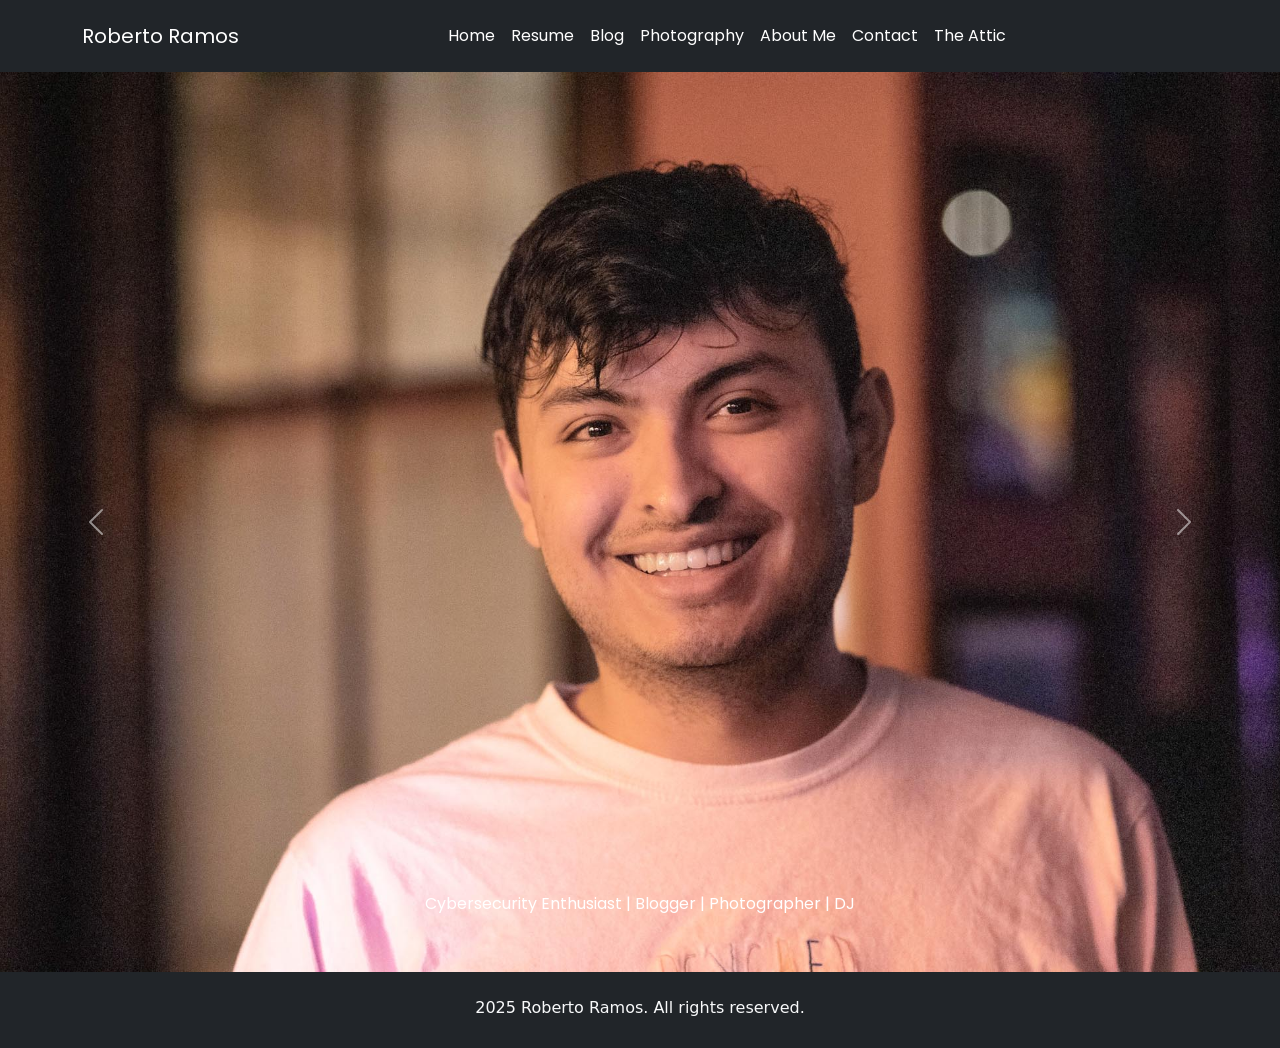
<file: index.html>
<!doctype html>
<html lang="en">

  <head>
    <link href="styles.css" rel="stylesheet">
    <link href="https://fonts.googleapis.com/css2?family=Poppins:wght@400;700&display=swap" rel="stylesheet">
    <link href="https://cdn.jsdelivr.net/npm/bootstrap@5.3.5/dist/css/bootstrap.min.css" rel="stylesheet" integrity="sha384-SgOJa3DmI69IUzQ2PVdRZhwQ+dy64/BUtbMJw1MZ8t5HZApcHrRKUc4W0kG879m7" crossorigin="anonymous">
    <meta charset="utf-8">
    <meta name="viewport" content="width=device-width, initial-scale=1">
    <title>Roberto Ramos</title>
    <style>
      .carousel-item img {
        height: 100vh;
        object-fit: cover;
      }

    </style>


  </head>

<script src="https://cdn.jsdelivr.net/npm/bootstrap@5.3.5/dist/js/bootstrap.bundle.min.js" integrity="sha384-k6d4wzSIapyDyv1kpU366/PK5hCdSbCRGRCMv+eplOQJWyd1fbcAu9OCUj5zNLiq" crossorigin="anonymous"></script>

  <body>
     <nav class="navbar navbar-dark bg-dark navbar-expand-md py-3">
      <div class="container">
        <a class="navbar-brand" href="index.html">Roberto Ramos</a>
        <button class="navbar-toggler" type="button" data-bs-toggle="collapse" data-bs-target="#navbarContent"
          aria-controls="navbarContent" aria-expanded="false" aria-label="Toggle navigation">
          <span class="navbar-toggler-icon"></span>
        </button>
        <div class="collapse navbar-collapse justify-content-center" id="navbarContent">
          <ul class="navbar-nav">
            <li class="nav-item"><a class="nav-link" href="index.html">Home</a></li>
            <li class="nav-item"><a class="nav-link" href="resume.html">Resume</a></li>
            <li class="nav-item"><a class="nav-link" href="blog.html">Blog</a></li>
            <li class="nav-item"><a class="nav-link" href="photography.html">Photography</a></li>
            <li class="nav-item"><a class="nav-link" href="about.html">About Me</a></li>
            <li class="nav-item"><a class="nav-link" href="contact.html">Contact</a></li>
            <li class="nav-item"><a class="nav-link" href="attic.html">The Attic</a></li>
          </ul>
        </div>
      </div>
    </nav>

    <div id="HomepageCarousel" class="carousel slide" data-bs-ride="carousel">
      <div class="carousel-inner">
        <div class="carousel-item active">
          <img src="imgs/homepage.jpg" class="d-block w-100">
          <div class="carousel-caption d-none d-md-block">
            <p>Cybersecurity Enthusiast | Blogger | Photographer | DJ</p>
          </div>
        </div>
        <div class="carousel-item">
          <img src="imgs/homepage2.jpg" class="d-block w-100">
        </div>
        <div class="carousel-item">
          <img src="imgs/homepage3.jpg" class="d-block w-100">
        </div>
      </div>
      <button class="carousel-control-prev" type="button" data-bs-target="#HomepageCarousel" data-bs-slide="prev">
        <span class="carousel-control-prev-icon" aria-hidden="true"></span>
        <span class="visually-hidden">Previous</span>
      </button>
      <button class="carousel-control-next" type="button" data-bs-target="#HomepageCarousel" data-bs-slide="next">
        <span class="carousel-control-next-icon" aria-hidden="true"></span>
        <span class="visually-hidden">Next</span>
      </button>
    </div>

  <footer class="bg-dark text-light text-center py-4">
    <div class="container">
      <p class="mb-1">2025 Roberto Ramos. All rights reserved.</p>
    </div>
  </footer>

  </body>
</html>
</file>
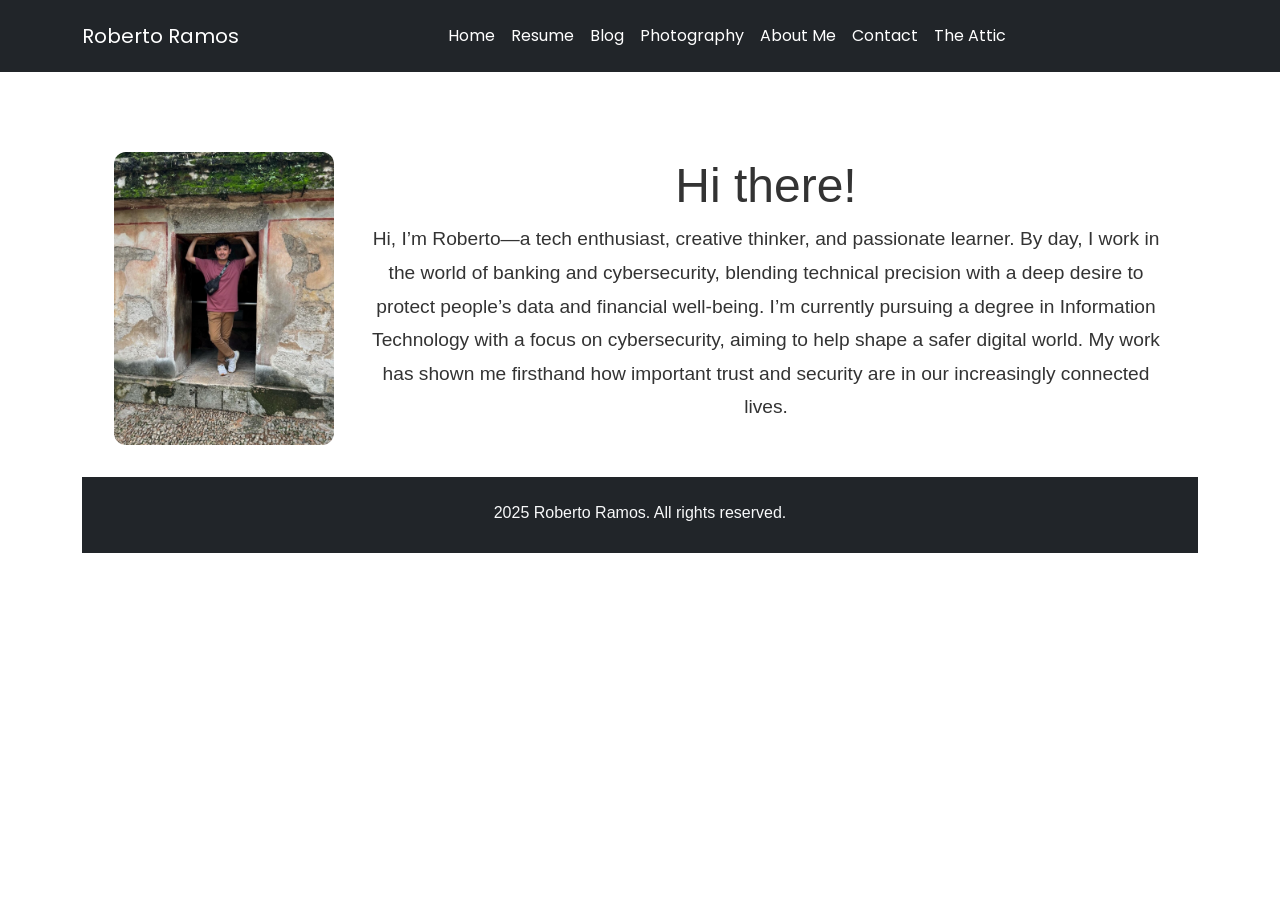
<file: about.html>
<!doctype html>
<html lang="en">

<head>
    <link href="styles.css" rel="stylesheet">
    <link href="https://fonts.googleapis.com/css2?family=Poppins:wght@400;700&display=swap" rel="stylesheet">
    <link href="https://cdn.jsdelivr.net/npm/bootstrap@5.3.5/dist/css/bootstrap.min.css" rel="stylesheet" integrity="sha384-SgOJa3DmI69IUzQ2PVdRZhwQ+dy64/BUtbMJw1MZ8t5HZApcHrRKUc4W0kG879m7" crossorigin="anonymous">
    <meta charset="utf-8">
    <meta name="viewport" content="width=device-width, initial-scale=1">
    <title>About Me</title>
</head>

<body>
     <nav class="navbar navbar-dark bg-dark navbar-expand-md py-3">
      <div class="container">
        <a class="navbar-brand" href="index.html">Roberto Ramos</a>
        <button class="navbar-toggler" type="button" data-bs-toggle="collapse" data-bs-target="#navbarContent"
          aria-controls="navbarContent" aria-expanded="false" aria-label="Toggle navigation">
          <span class="navbar-toggler-icon"></span>
        </button>
        <div class="collapse navbar-collapse justify-content-center" id="navbarContent">
          <ul class="navbar-nav">
            <li class="nav-item"><a class="nav-link" href="index.html">Home</a></li>
            <li class="nav-item"><a class="nav-link" href="resume.html">Resume</a></li>
            <li class="nav-item"><a class="nav-link" href="blog.html">Blog</a></li>
            <li class="nav-item"><a class="nav-link" href="photography.html">Photography</a></li>
            <li class="nav-item"><a class="nav-link" href="about.html">About Me</a></li>
            <li class="nav-item"><a class="nav-link" href="contact.html">Contact</a></li>
            <li class="nav-item"><a class="nav-link" href="attic.html">The Attic</a></li>
          </ul>
        </div>
      </div>
    </nav>

    <div class="container text-center py-5">


<div style="font-family: Arial; background-color: #ffffff; color: #333;">
  <div style="max-width: 1200px; margin: 0 auto; padding: 2rem;">
     <div style="display: flex; flex-wrap: wrap; align-items: center; gap: 2rem;">
      <img src="imgs/aboutme1.jpg" style="width: 220px; border-radius: 12px;">
      <div style="flex: 1;">
        <h1 style="font-size: 3rem; margin-bottom: 0.5rem;">Hi there!</h1>
        <p style="font-size: 1.2rem; line-height: 1.75;">
          Hi, I’m Roberto—a tech enthusiast, creative thinker, and passionate learner. By day, I work in the world of banking and cybersecurity, blending technical precision with a deep desire to protect people’s data and financial well-being. I’m currently pursuing a degree in Information Technology with a focus on cybersecurity, aiming to help shape a safer digital world. My work has shown me firsthand how important trust and security are in our increasingly connected lives.</p>
      </div>
    </div>

    </div>

    <footer class="bg-dark text-light text-center py-4">
        <div class="container">
            <p class="mb-1"> 2025 Roberto Ramos. All rights reserved.</p>
        </div>
    </footer>

    <script src="https://cdn.jsdelivr.net/npm/bootstrap@5.3.5/dist/js/bootstrap.bundle.min.js" crossorigin="anonymous"></script>
</body>
</html>
</file>
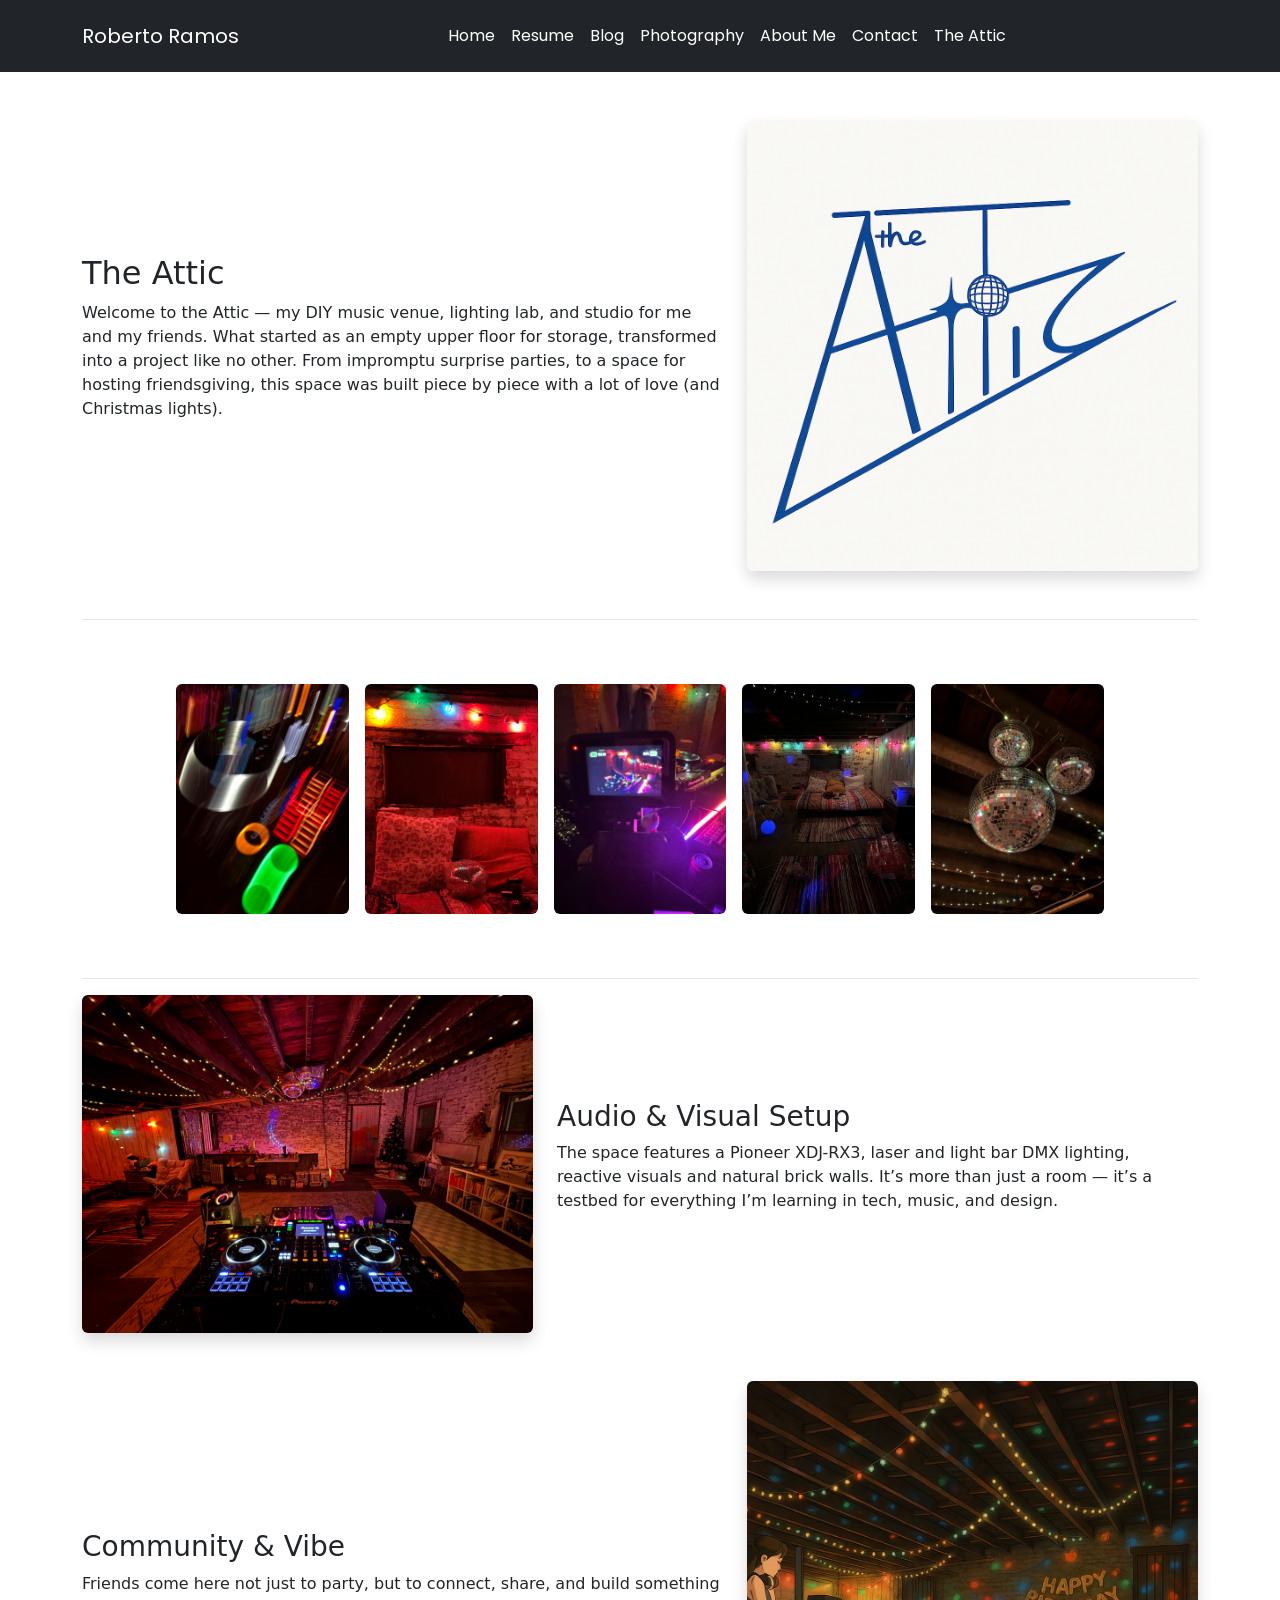
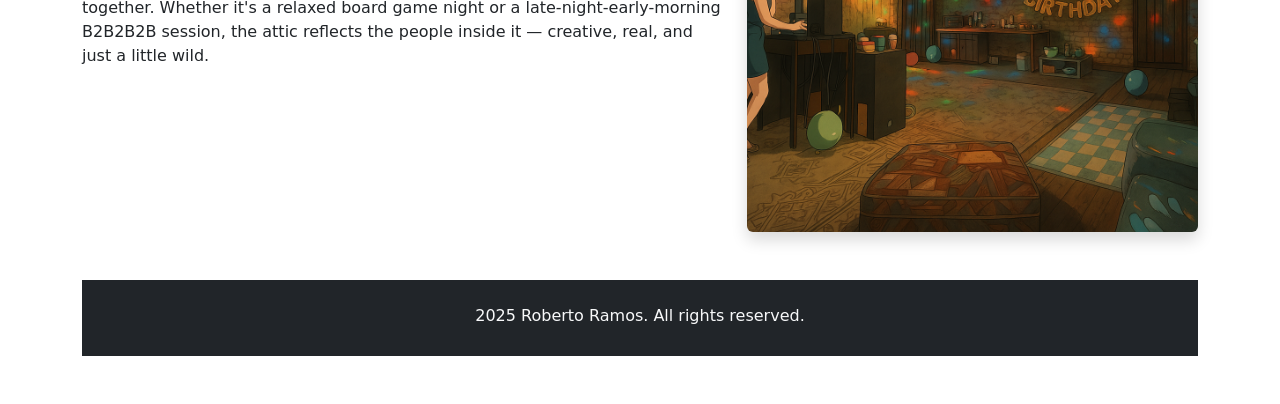
<file: attic.html>
<!doctype html>
<html lang="en">

<head>
    <link href="styles.css" rel="stylesheet">
    <link href="https://fonts.googleapis.com/css2?family=Poppins:wght@400;700&display=swap" rel="stylesheet">
    <link href="https://cdn.jsdelivr.net/npm/bootstrap@5.3.5/dist/css/bootstrap.min.css" rel="stylesheet" integrity="sha384-SgOJa3DmI69IUzQ2PVdRZhwQ+dy64/BUtbMJw1MZ8t5HZApcHrRKUc4W0kG879m7" crossorigin="anonymous">
    <meta charset="utf-8">
    <meta name="viewport" content="width=device-width, initial-scale=1">
    <title>The Attic</title>
</head>

<body>
     <nav class="navbar navbar-dark bg-dark navbar-expand-md py-3">
      <div class="container">
        <a class="navbar-brand" href="index.html">Roberto Ramos</a>
        <button class="navbar-toggler" type="button" data-bs-toggle="collapse" data-bs-target="#navbarContent"
          aria-controls="navbarContent" aria-expanded="false" aria-label="Toggle navigation">
          <span class="navbar-toggler-icon"></span>
        </button>
        <div class="collapse navbar-collapse justify-content-center" id="navbarContent">
          <ul class="navbar-nav">
            <li class="nav-item"><a class="nav-link" href="index.html">Home</a></li>
            <li class="nav-item"><a class="nav-link" href="resume.html">Resume</a></li>
            <li class="nav-item"><a class="nav-link" href="blog.html">Blog</a></li>
            <li class="nav-item"><a class="nav-link" href="photography.html">Photography</a></li>
            <li class="nav-item"><a class="nav-link" href="about.html">About Me</a></li>
            <li class="nav-item"><a class="nav-link" href="contact.html">Contact</a></li>
            <li class="nav-item"><a class="nav-link" href="attic.html">The Attic</a></li>
          </ul>
        </div>
      </div>
    </nav>

<div class="container py-5">

  <div class="row align-items-center mb-5">
    <div class="col-md-7">
      <h2>The Attic</h2>
      <p>
        Welcome to the Attic — my DIY music venue, lighting lab, and studio for me and my friends. What started as an empty upper floor for storage, transformed into a project like no other. From impromptu surprise parties, to a space for hosting friendsgiving, this space was built piece by piece with a lot of love (and Christmas lights).
      </p>
    </div>
    <div class="col-md-5">
      <img src="imgs/atticlogo.png" class="img-fluid rounded shadow">
    </div>
  </div>

<hr style="border: none; height: 1px; background-color: #ddd; opacity: .75;">

  <div class="row text-center g-3 py-5">
    <div class="col-6 col-md-2 offset-md-1">
      <img src="imgs/attic3.jpg" class="img-fluid rounded">
    </div>
    <div class="col-6 col-md-2">
      <img src="imgs/attic5.jpg" class="img-fluid rounded">
    </div>
    <div class="col-6 col-md-2">
      <img src="imgs/attic8.jpg" class="img-fluid rounded">
    </div>
    <div class="col-6 col-md-2">
      <img src="imgs/attic7.jpg" class="img-fluid rounded">
    </div>
    <div class="col-6 col-md-2">
      <img src="imgs/attic1.jpg" class="img-fluid rounded">
    </div>
  </div>

<hr style="border: none; height: 1px; background-color: #ddd; opacity: .75;">

  <div class="row align-items-center mb-5">
    <div class="col-md-5">
      <img src="imgs/attic2.jpg" class="img-fluid rounded shadow">
    </div>
    <div class="col-md-7">
      <h3>Audio & Visual Setup</h3>
      <p>
        The space features a Pioneer XDJ-RX3, laser and light bar DMX lighting, reactive visuals and natural brick walls. It’s more than just a room — it’s a testbed for everything I’m learning in tech, music, and design.
      </p>
    </div>
  </div>

  <div class="row align-items-center mb-5">
    <div class="col-md-7">
      <h3>Community & Vibe</h3>
      <p>
        Friends come here not just to party, but to connect, share, and build something together. Whether it's a relaxed board game night or a late-night-early-morning B2B2B2B session, the attic reflects the people inside it — creative, real, and just a little wild.
      </p>
    </div>
    <div class="col-md-5">
      <img src="imgs/attic4.png" class="img-fluid rounded shadow">
    </div>
  </div>

    <footer class="bg-dark text-light text-center py-4">
        <div class="container">
            <p class="mb-1"> 2025 Roberto Ramos. All rights reserved.</p>
        </div>
    </footer>

    <script src="https://cdn.jsdelivr.net/npm/bootstrap@5.3.5/dist/js/bootstrap.bundle.min.js" crossorigin="anonymous"></script>
</body>
</html>
</file>
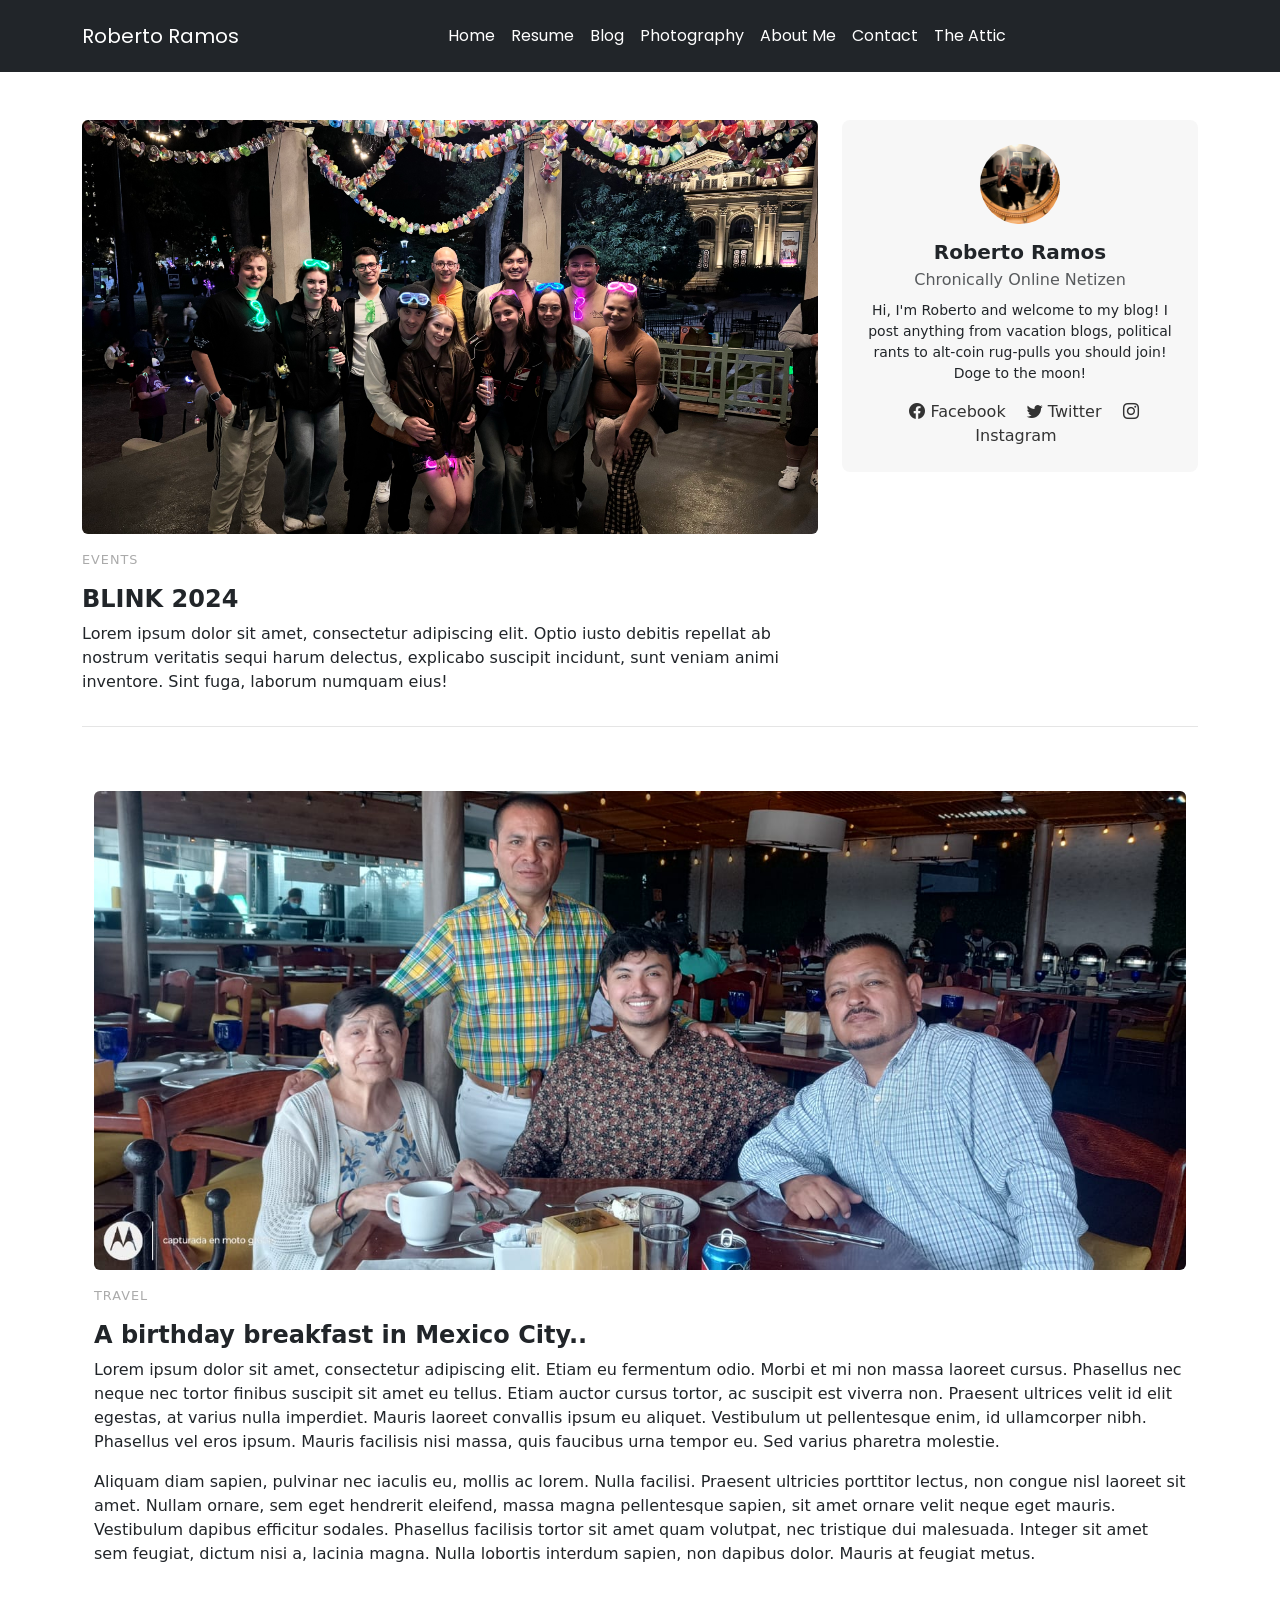
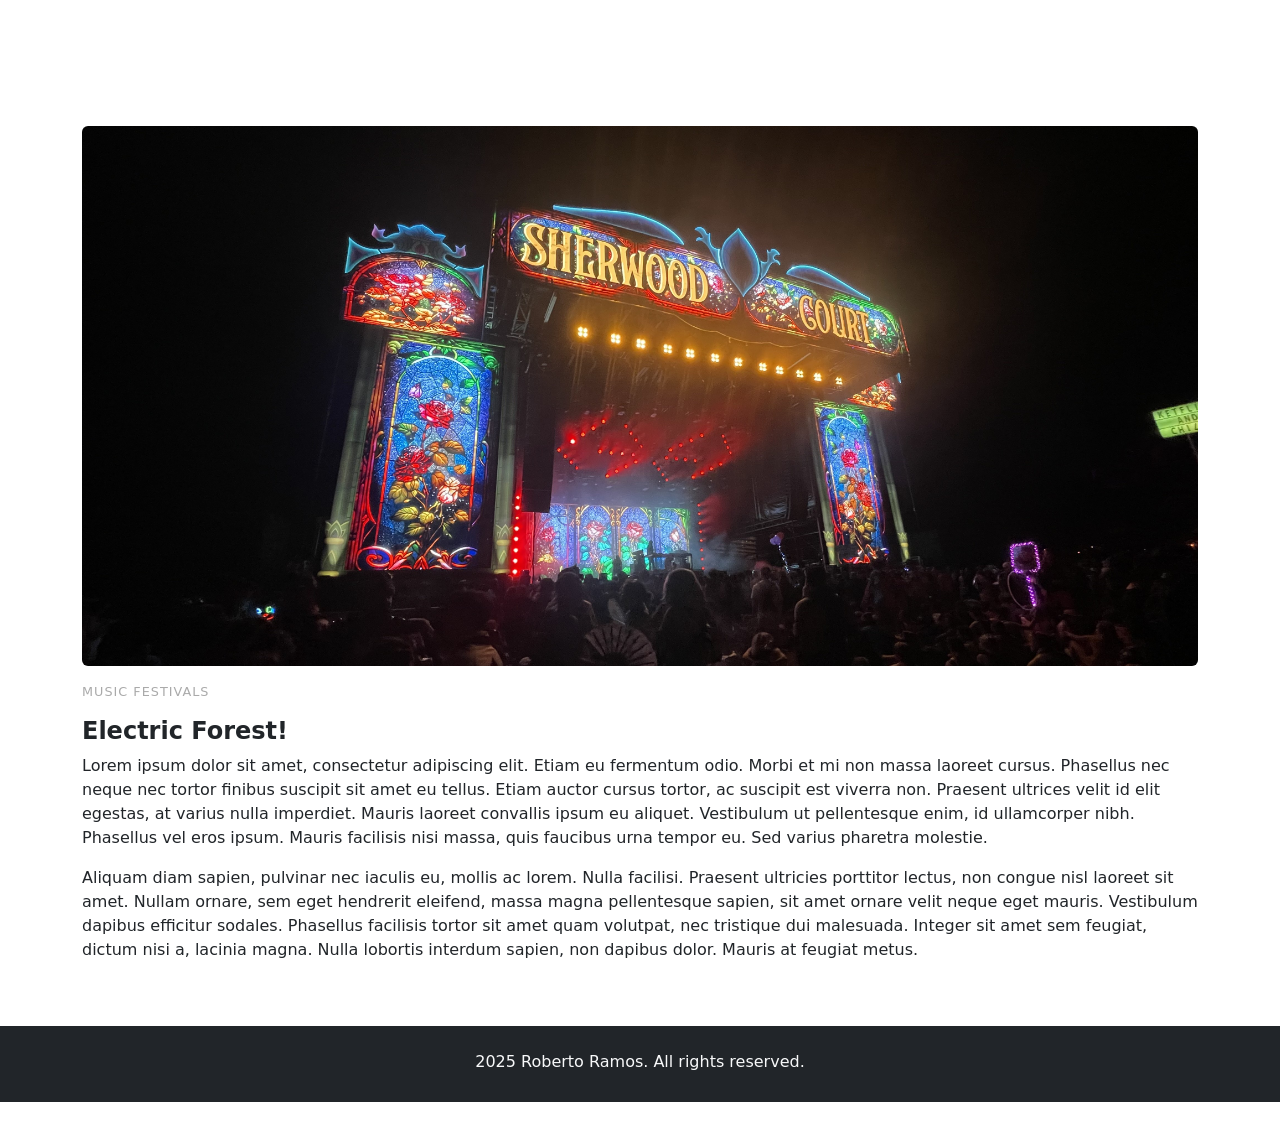
<file: blog.html>
<!doctype html>
<html lang="en">

<head>
    <link href="https://cdn.jsdelivr.net/npm/bootstrap-icons@1.10.5/font/bootstrap-icons.css" rel="stylesheet">
    <link href="styles.css" rel="stylesheet">
    <link href="https://fonts.googleapis.com/css2?family=Poppins:wght@400;700&display=swap" rel="stylesheet">
    <link href="https://cdn.jsdelivr.net/npm/bootstrap@5.3.5/dist/css/bootstrap.min.css" rel="stylesheet" integrity="sha384-SgOJa3DmI69IUzQ2PVdRZhwQ+dy64/BUtbMJw1MZ8t5HZApcHrRKUc4W0kG879m7" crossorigin="anonymous">
    <meta charset="utf-8">
    <meta name="viewport" content="width=device-width, initial-scale=1">
    <title>Blog</title>
</head>

<body>
     <nav class="navbar navbar-dark bg-dark navbar-expand-md py-3">
      <div class="container">
        <a class="navbar-brand" href="index.html">Roberto Ramos</a>
        <button class="navbar-toggler" type="button" data-bs-toggle="collapse" data-bs-target="#navbarContent"
          aria-controls="navbarContent" aria-expanded="false" aria-label="Toggle navigation">
          <span class="navbar-toggler-icon"></span>
        </button>
        <div class="collapse navbar-collapse justify-content-center" id="navbarContent">
          <ul class="navbar-nav">
            <li class="nav-item"><a class="nav-link" href="index.html">Home</a></li>
            <li class="nav-item"><a class="nav-link" href="resume.html">Resume</a></li>
            <li class="nav-item"><a class="nav-link" href="blog.html">Blog</a></li>
            <li class="nav-item"><a class="nav-link" href="photography.html">Photography</a></li>
            <li class="nav-item"><a class="nav-link" href="about.html">About Me</a></li>
            <li class="nav-item"><a class="nav-link" href="contact.html">Contact</a></li>
            <li class="nav-item"><a class="nav-link" href="attic.html">The Attic</a></li>
          </ul>
        </div>
      </div>
    </nav>


    <div class="container py-5">
        <div class="row">
            <div class="col-lg-8">
                <img src="imgs/blog1.jpg" class="blog-images">
                <p class="blog-type">Events</p>
                <h2 class="blog-title">BLINK 2024</h2>
                <p>Lorem ipsum dolor sit amet, consectetur adipiscing elit. Optio iusto debitis repellat ab nostrum
                veritatis sequi harum delectus, explicabo suscipit incidunt, sunt veniam animi inventore. Sint fuga,
                laborum numquam eius!</p>
            </div>

            <div class="col-lg-4">
                <div class="sidecard text-center">
                    <img src="imgs/blogsidecard.jpg" class="sidecard-img">
                    <h5 class="fw-bold mb-1">Roberto Ramos</h5>
                    <p class="text-muted mb-2">Chronically Online Netizen</p>
                    <p class="small">Hi, I'm Roberto and welcome to my blog! I post anything from vacation blogs, political rants to alt-coin rug-pulls you should join! Doge to the moon!</p>
                    <div class="social-icons mt-3">
                        <a href="https://www.facebook.com/roberto.m.ramos/"><i class="bi bi-facebook"></i> Facebook</a>
                        <a href="https://x.com/RMTR52/"><i class="bi bi-twitter"></i> Twitter</a>
                        <a href="https://www.instagram.com/rramos.jpg/"><i class="bi bi-instagram"></i> Instagram</a>
                    </div>
                </div>
            </div>
        </div>

    <hr style="border: none; height: 1px; background-color: #ddd; opacity: .75;">
        <div class="container py-5">
                <img src="imgs/homepage2.jpg" class="blog-images">
                    <p class="blog-type">Travel</p>
                        <h2 class="blog-title">A birthday breakfast in Mexico City..</h2>
                            <p>Lorem ipsum dolor sit amet, consectetur adipiscing elit. Etiam eu fermentum odio. Morbi et mi non massa laoreet cursus. Phasellus nec neque nec tortor finibus suscipit sit amet eu tellus. Etiam auctor cursus tortor, ac suscipit est viverra non. Praesent ultrices velit id elit egestas, at varius nulla imperdiet. Mauris laoreet convallis ipsum eu aliquet. Vestibulum ut pellentesque enim, id ullamcorper nibh. Phasellus vel eros ipsum. Mauris facilisis nisi massa, quis faucibus urna tempor eu. Sed varius pharetra molestie.</p>
                            <p>Aliquam diam sapien, pulvinar nec iaculis eu, mollis ac lorem. Nulla facilisi. Praesent ultricies porttitor lectus, non congue nisl laoreet sit amet. Nullam ornare, sem eget hendrerit eleifend, massa magna pellentesque sapien, sit amet ornare velit neque eget mauris. Vestibulum dapibus efficitur sodales. Phasellus facilisis tortor sit amet quam volutpat, nec tristique dui malesuada. Integer sit amet sem feugiat, dictum nisi a, lacinia magna. Nulla lobortis interdum sapien, non dapibus dolor. Mauris at feugiat metus.</p>
                        </div>
                    </div>


        <div class="container py-5">
                <img src="imgs/blog2.jpg" class="blog-images">
                    <p class="blog-type">Music Festivals</p>
                        <h2 class="blog-title">Electric Forest!</h2>
                            <p>Lorem ipsum dolor sit amet, consectetur adipiscing elit. Etiam eu fermentum odio. Morbi et mi non massa laoreet cursus. Phasellus nec neque nec tortor finibus suscipit sit amet eu tellus. Etiam auctor cursus tortor, ac suscipit est viverra non. Praesent ultrices velit id elit egestas, at varius nulla imperdiet. Mauris laoreet convallis ipsum eu aliquet. Vestibulum ut pellentesque enim, id ullamcorper nibh. Phasellus vel eros ipsum. Mauris facilisis nisi massa, quis faucibus urna tempor eu. Sed varius pharetra molestie.</p>
                            <p>Aliquam diam sapien, pulvinar nec iaculis eu, mollis ac lorem. Nulla facilisi. Praesent ultricies porttitor lectus, non congue nisl laoreet sit amet. Nullam ornare, sem eget hendrerit eleifend, massa magna pellentesque sapien, sit amet ornare velit neque eget mauris. Vestibulum dapibus efficitur sodales. Phasellus facilisis tortor sit amet quam volutpat, nec tristique dui malesuada. Integer sit amet sem feugiat, dictum nisi a, lacinia magna. Nulla lobortis interdum sapien, non dapibus dolor. Mauris at feugiat metus.</p>
                        </div>
                    </div>

    <footer class="bg-dark text-light text-center py-4">
        <div class="container">
            <p class="mb-1">2025 Roberto Ramos. All rights reserved.</p>
        </div>
    </footer>

    <script src="https://cdn.jsdelivr.net/npm/bootstrap@5.3.5/dist/js/bootstrap.bundle.min.js" crossorigin="anonymous"></script>
    <svg xmlns="http://www.w3.org/2000/svg" width="16" height="16" fill="currentColor" class="bi bi-facebook" viewBox="0 0 16 16">

</svg>
</body>
</html>
</file>
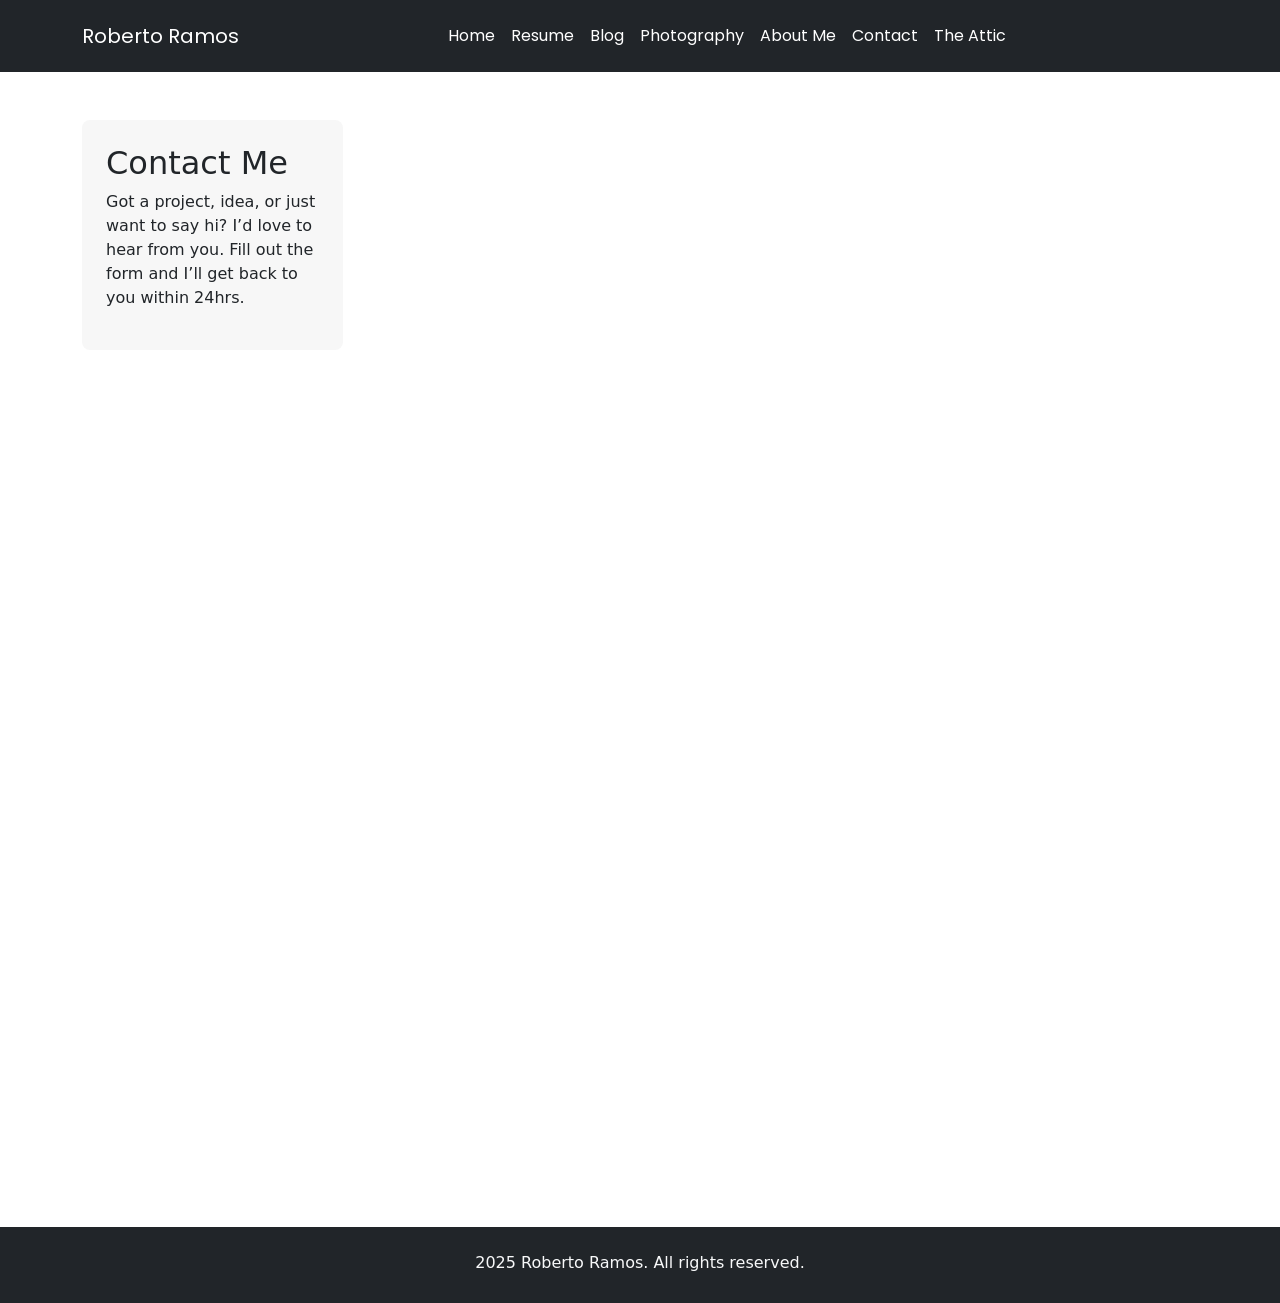
<file: contact.html>
<!doctype html>
<html lang="en">

<head>
    <link href="styles.css" rel="stylesheet">
    <link href="https://fonts.googleapis.com/css2?family=Poppins:wght@400;700&display=swap" rel="stylesheet">
    <link href="https://cdn.jsdelivr.net/npm/bootstrap@5.3.5/dist/css/bootstrap.min.css" rel="stylesheet" integrity="sha384-SgOJa3DmI69IUzQ2PVdRZhwQ+dy64/BUtbMJw1MZ8t5HZApcHrRKUc4W0kG879m7" crossorigin="anonymous">
    <meta charset="utf-8">
    <meta name="viewport" content="width=device-width, initial-scale=1">
    <title>Contact</title>
</head>

<body>
     <nav class="navbar navbar-dark bg-dark navbar-expand-md py-3">
      <div class="container">
        <a class="navbar-brand" href="index.html">Roberto Ramos</a>
        <button class="navbar-toggler" type="button" data-bs-toggle="collapse" data-bs-target="#navbarContent"
          aria-controls="navbarContent" aria-expanded="false" aria-label="Toggle navigation">
          <span class="navbar-toggler-icon"></span>
        </button>
        <div class="collapse navbar-collapse justify-content-center" id="navbarContent">
          <ul class="navbar-nav">
            <li class="nav-item"><a class="nav-link" href="index.html">Home</a></li>
            <li class="nav-item"><a class="nav-link" href="resume.html">Resume</a></li>
            <li class="nav-item"><a class="nav-link" href="blog.html">Blog</a></li>
            <li class="nav-item"><a class="nav-link" href="photography.html">Photography</a></li>
            <li class="nav-item"><a class="nav-link" href="about.html">About Me</a></li>
            <li class="nav-item"><a class="nav-link" href="contact.html">Contact</a></li>
            <li class="nav-item"><a class="nav-link" href="attic.html">The Attic</a></li>
          </ul>
        </div>
      </div>
    </nav>

    <div class="container mt-5">
      <div class="row">
        <div class="col-md-3">
          <div class="sidecard">
            <h2>Contact Me</h2>
            <p>Got a project, idea, or just want to say hi? I’d love to hear from you. Fill out the form and I’ll get back to you within 24hrs.</p>
          </div>
        </div>

    <div class="col-md-9">
      <iframe 
        src="https://docs.google.com/forms/d/e/1FAIpQLScvI0nJmC8kqsspRmC0489875De9IDRFZSQU6L_s0z4-ursrQ/viewform?usp=sharing" 
        width="100%" 
        height="1100" 
        frameborder="0" 
        marginheight="0" 
        marginwidth="0">
      </iframe>
    </div>
  </div>
</div>

    <footer class="bg-dark text-light text-center py-4">
        <div class="container">
            <p class="mb-1"> 2025 Roberto Ramos. All rights reserved.</p>
        </div>
    </footer>

    <script src="https://cdn.jsdelivr.net/npm/bootstrap@5.3.5/dist/js/bootstrap.bundle.min.js" crossorigin="anonymous"></script>
</body>
</html>
</file>
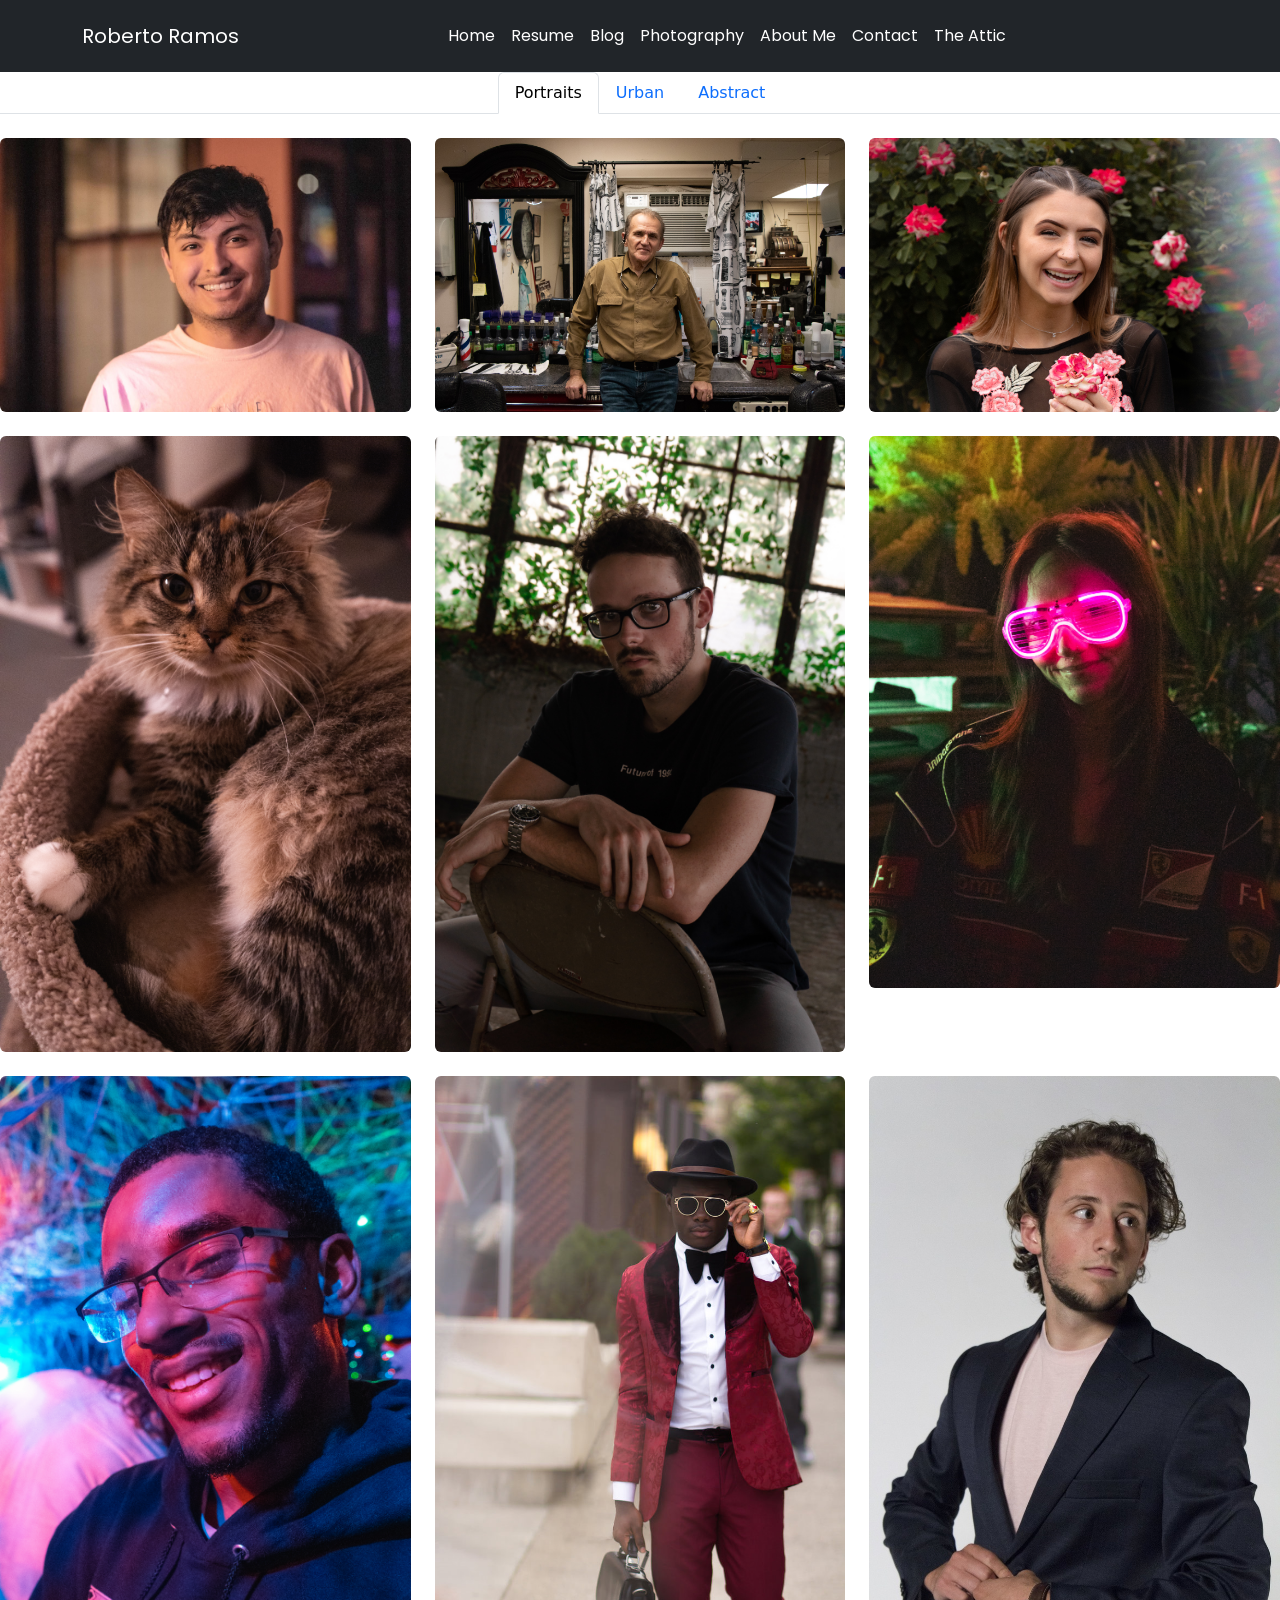
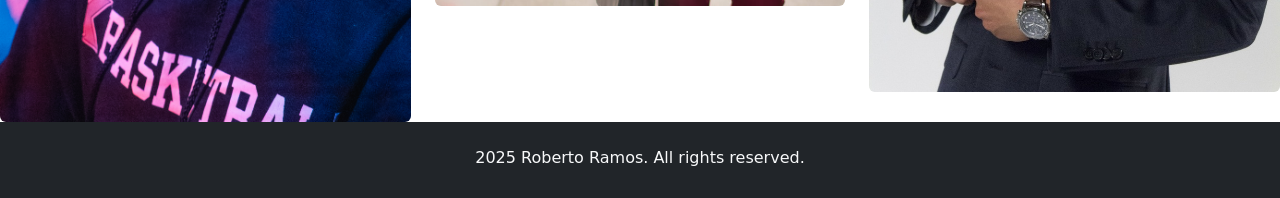
<file: photography.html>
<!doctype html>
<html lang="en">

<head>
    <link href="styles.css" rel="stylesheet">
    <link href="https://fonts.googleapis.com/css2?family=Poppins:wght@400;700&display=swap" rel="stylesheet">
    <link href="https://cdn.jsdelivr.net/npm/bootstrap@5.3.5/dist/css/bootstrap.min.css" rel="stylesheet" integrity="sha384-SgOJa3DmI69IUzQ2PVdRZhwQ+dy64/BUtbMJw1MZ8t5HZApcHrRKUc4W0kG879m7" crossorigin="anonymous">
    <meta charset="utf-8">
    <meta name="viewport" content="width=device-width, initial-scale=1">
    <title>Photography</title>
</head>

<body>
     <nav class="navbar navbar-dark bg-dark navbar-expand-md py-3">
      <div class="container">
        <a class="navbar-brand" href="index.html">Roberto Ramos</a>
        <button class="navbar-toggler" type="button" data-bs-toggle="collapse" data-bs-target="#navbarContent"
          aria-controls="navbarContent" aria-expanded="false" aria-label="Toggle navigation">
          <span class="navbar-toggler-icon"></span>
        </button>
        <div class="collapse navbar-collapse justify-content-center" id="navbarContent">
          <ul class="navbar-nav">
            <li class="nav-item"><a class="nav-link" href="index.html">Home</a></li>
            <li class="nav-item"><a class="nav-link" href="resume.html">Resume</a></li>
            <li class="nav-item"><a class="nav-link" href="blog.html">Blog</a></li>
            <li class="nav-item"><a class="nav-link" href="photography.html">Photography</a></li>
            <li class="nav-item"><a class="nav-link" href="about.html">About Me</a></li>
            <li class="nav-item"><a class="nav-link" href="contact.html">Contact</a></li>
            <li class="nav-item"><a class="nav-link" href="attic.html">The Attic</a></li>
          </ul>
        </div>
      </div>
    </nav>

  <ul class="nav nav-tabs justify-content-center mb-4" id="photoTabs" role="tablist">
    <li class="nav-item" role="presentation">
      <button class="nav-link active" id="portraits-tab" data-bs-toggle="tab" data-bs-target="#portraits" type="button" role="tab">Portraits</button>
    </li>
    <li class="nav-item" role="presentation">
      <button class="nav-link" id="urban-tab" data-bs-toggle="tab" data-bs-target="#urban" type="button" role="tab">Urban</button>
    </li>
    <li class="nav-item" role="presentation">
      <button class="nav-link" id="abstract-tab" data-bs-toggle="tab" data-bs-target="#abstract" type="button" role="tab">Abstract</button>
    </li>
  </ul>

  <div class="tab-content" id="photoTabsContent">

    <div class="tab-pane fade show active" id="portraits" role="tabpanel">
      <div class="row g-4">
          <div class="col-md-4"><img src="imgs/homepage.jpg" class="img-fluid rounded"></div>
          <div class="col-md-4"><img src="imgs/portrait3.jpg" class="img-fluid rounded"></div>
          <div class="col-md-4"><img src="imgs/portrait2.jpg" class="img-fluid rounded"></div>
          <div class="col-md-4"><img src="imgs/portrait4.jpg" class="img-fluid rounded"></div>
          <div class="col-md-4"><img src="imgs/portrait5.jpg" class="img-fluid rounded"></div>
          <div class="col-md-4"><img src="imgs/portrait1.jpg" class="img-fluid rounded"></div>
          <div class="col-md-4"><img src="imgs/portrait6.jpg" class="img-fluid rounded"></div>
          <div class="col-md-4"><img src="imgs/portrait7.jpg" class="img-fluid rounded"></div>
          <div class="col-md-4"><img src="imgs/portrait8.jpg" class="img-fluid rounded"></div>
      </div>
    </div>

    <div class="tab-pane fade" id="urban" role="tabpanel">
      <div class="row g-4">
          <div class="col-md-4"><img src="imgs/urban1.jpg" class="img-fluid rounded"></div>
          <div class="col-md-4"><img src="imgs/urban2.jpg" class="img-fluid rounded"></div>
          <div class="col-md-4"><img src="imgs/urban3.jpg" class="img-fluid rounded"></div>
          <div class="col-md-4"><img src="imgs/urban4.jpg" class="img-fluid rounded"></div>
          <div class="col-md-4"><img src="imgs/urban5.jpg" class="img-fluid rounded"></div>
          <div class="col-md-4"><img src="imgs/urban6.jpg" class="img-fluid rounded"></div>
          <div class="col-md-4"><img src="imgs/urban8.jpg" class="img-fluid rounded"></div>
      </div>
    </div>

    <div class="tab-pane fade" id="abstract" role="tabpanel">
      <div class="row g-4">
        <div class="col-md-4"><img src="imgs/abstract1.jpg" class="img-fluid rounded"></div>
        <div class="col-md-4"><img src="imgs/abstract2.jpg" class="img-fluid rounded"></div>
        <div class="col-md-4"><img src="imgs/abstract3.jpg" class="img-fluid rounded"></div>
      </div>
    </div>

  </div>

    <footer class="bg-dark text-light text-center py-4">
        <div class="container">
            <p class="mb-1"> 2025 Roberto Ramos. All rights reserved.</p>
        </div>
    </footer>

    <script src="https://cdn.jsdelivr.net/npm/bootstrap@5.3.5/dist/js/bootstrap.bundle.min.js" crossorigin="anonymous"></script>
</body>
</html>
</file>
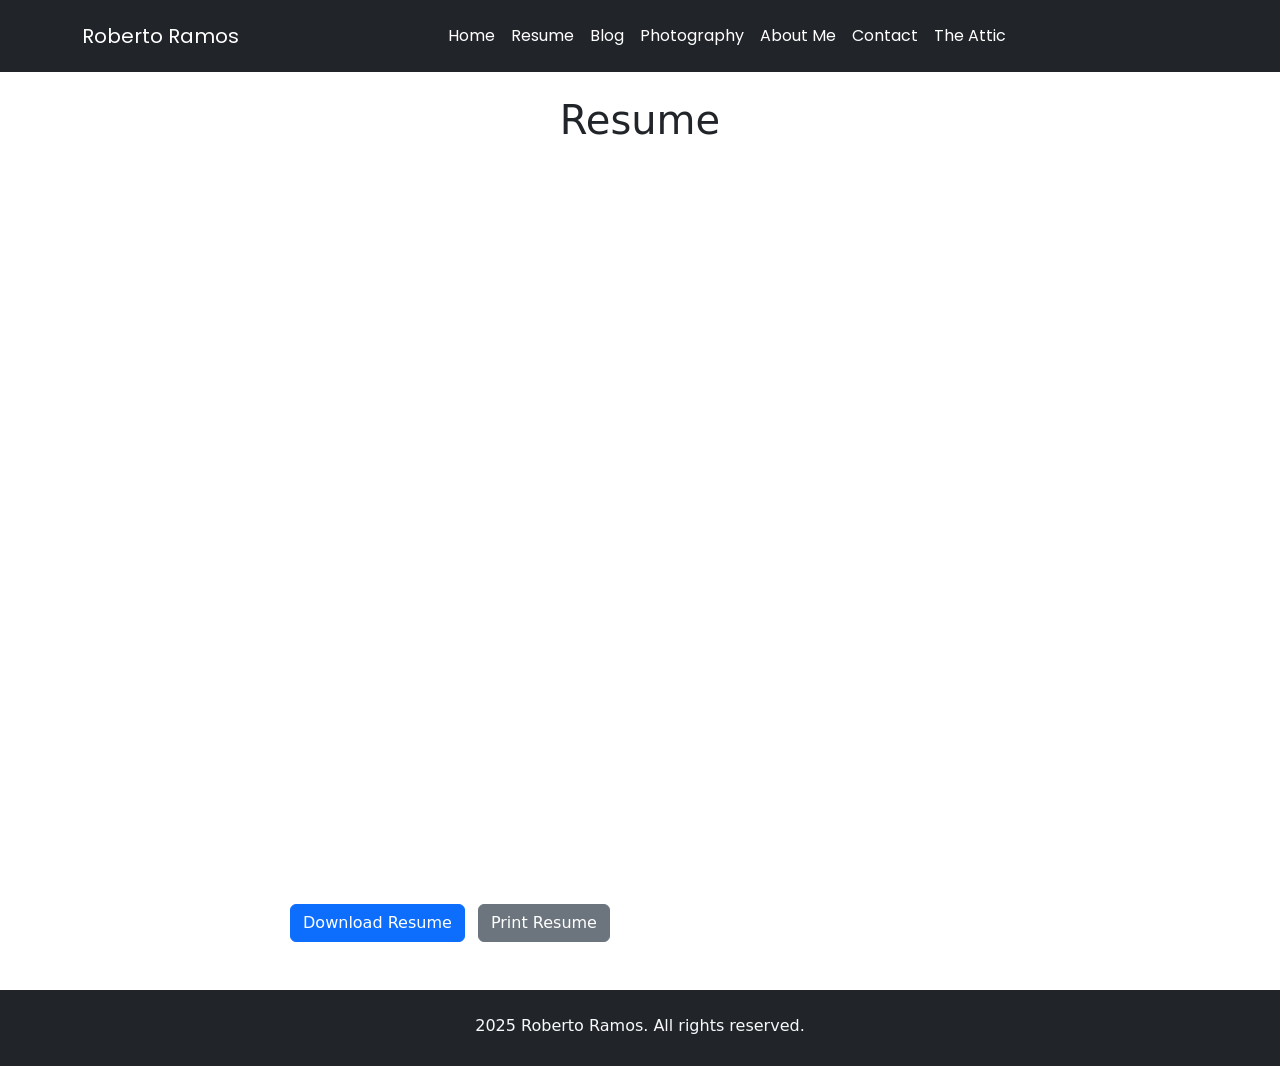
<file: resume.html>
<!doctype html>
<html lang="en">

<head>
    <script src="https://platform.linkedin.com/badges/js/profile.js" async defer type="text/javascript"></script>
    <link href="styles.css" rel="stylesheet">
    <link href="https://fonts.googleapis.com/css2?family=Poppins:wght@400;700&display=swap" rel="stylesheet">
    <link href="https://cdn.jsdelivr.net/npm/bootstrap@5.3.5/dist/css/bootstrap.min.css" rel="stylesheet" integrity="sha384-SgOJa3DmI69IUzQ2PVdRZhwQ+dy64/BUtbMJw1MZ8t5HZApcHrRKUc4W0kG879m7" crossorigin="anonymous">
    <meta charset="utf-8">
    <meta name="viewport" content="width=device-width, initial-scale=1">
    <title>Resume</title>
</head>

<body>
     <nav class="navbar navbar-dark bg-dark navbar-expand-md py-3">
      <div class="container">
        <a class="navbar-brand" href="index.html">Roberto Ramos</a>
        <button class="navbar-toggler" type="button" data-bs-toggle="collapse" data-bs-target="#navbarContent"
          aria-controls="navbarContent" aria-expanded="false" aria-label="Toggle navigation">
          <span class="navbar-toggler-icon"></span>
        </button>
        <div class="collapse navbar-collapse justify-content-center" id="navbarContent">
          <ul class="navbar-nav">
            <li class="nav-item"><a class="nav-link" href="index.html">Home</a></li>
            <li class="nav-item"><a class="nav-link" href="resume.html">Resume</a></li>
            <li class="nav-item"><a class="nav-link" href="blog.html">Blog</a></li>
            <li class="nav-item"><a class="nav-link" href="photography.html">Photography</a></li>
            <li class="nav-item"><a class="nav-link" href="about.html">About Me</a></li>
            <li class="nav-item"><a class="nav-link" href="contact.html">Contact</a></li>
            <li class="nav-item"><a class="nav-link" href="attic.html">The Attic</a></li>
          </ul>
        </div>
      </div>
    </nav>


<div class="container py-4">
  <h1 class="text-center mb-4">Resume</h1>

  <div class="row">
    <div class="col-md-8 mb-4">
      <div style="height: 80vh;">
        <iframe src="https://drive.google.com/file/d/1yz4tmI1jSy13npF6KBvcU2zn6OEAO4xr/preview"
                width="100%" height="100%" allow="autoplay"></iframe>
      </div>

      <div class="mt-3 text-center">
        <a href="https://drive.google.com/uc?export=download&id=1yz4tmI1jSy13npF6KBvcU2zn6OEAO4xr"
           class="btn btn-primary me-2" target="_blank">Download Resume</a>
        <a href="https://drive.google.com/file/d/1yz4tmI1jSy13npF6KBvcU2zn6OEAO4xr/preview"
           class="btn btn-secondary" target="_blank">Print Resume</a>
      </div>
    </div>


    <div class="col-md-4 d-flex align-items-start justify-content-center">
      <div class="badge-base LI-profile-badge"
           data-locale="en_US"
           data-size="large"
           data-theme="light"
           data-type="VERTICAL"
           data-vanity="roberto-t-ramos"
           data-version="v1">
        <a class="badge-base__link LI-simple-link"
           href="https://www.linkedin.com/in/roberto-t-ramos?trk=profile-badge"></a>
      </div>
    </div>
  </div>
</div>

    <footer class="bg-dark text-light text-center py-4">
        <div class="container">
            <p class="mb-1">2025 Roberto Ramos. All rights reserved.</p>
        </div>
    </footer>

    <script src="https://cdn.jsdelivr.net/npm/bootstrap@5.3.5/dist/js/bootstrap.bundle.min.js" crossorigin="anonymous"></script>
</body>
</html>
</file>
<file: styles.css>
.navbar {
  font-family: 'Poppins', sans-serif;
}

.navbar-nav .nav-link {
  color: #ffffff;
  transition: color 0.3s ease;
}

.navbar-nav .nav-link:hover {
  color: #dddddd;
}

.carousel-caption {
  font-family: 'Poppins', sans-serif;
}
.blog-images {
    border-radius: 6px;
    margin-bottom: 1rem;
    width: 100%;
    object-fit: cover;
}
.blog-type {
font-size: 0.8rem;
color: #aaa;
text-transform: uppercase;
letter-spacing: 1px;
}
.blog-title {
font-size: 1.5rem;
font-weight: 600;
}
.sidecard {
background-color: #f7f7f7;
padding: 1.5rem;
border-radius: 8px;
}
.sidecard-img {
width: 80px;
height: 80px;
border-radius: 50%;
object-fit: cover;
margin-bottom: 1rem;
}
.social-icons a {
margin: 0 0.5rem;
color: #333;
text-decoration: none;
</file>
